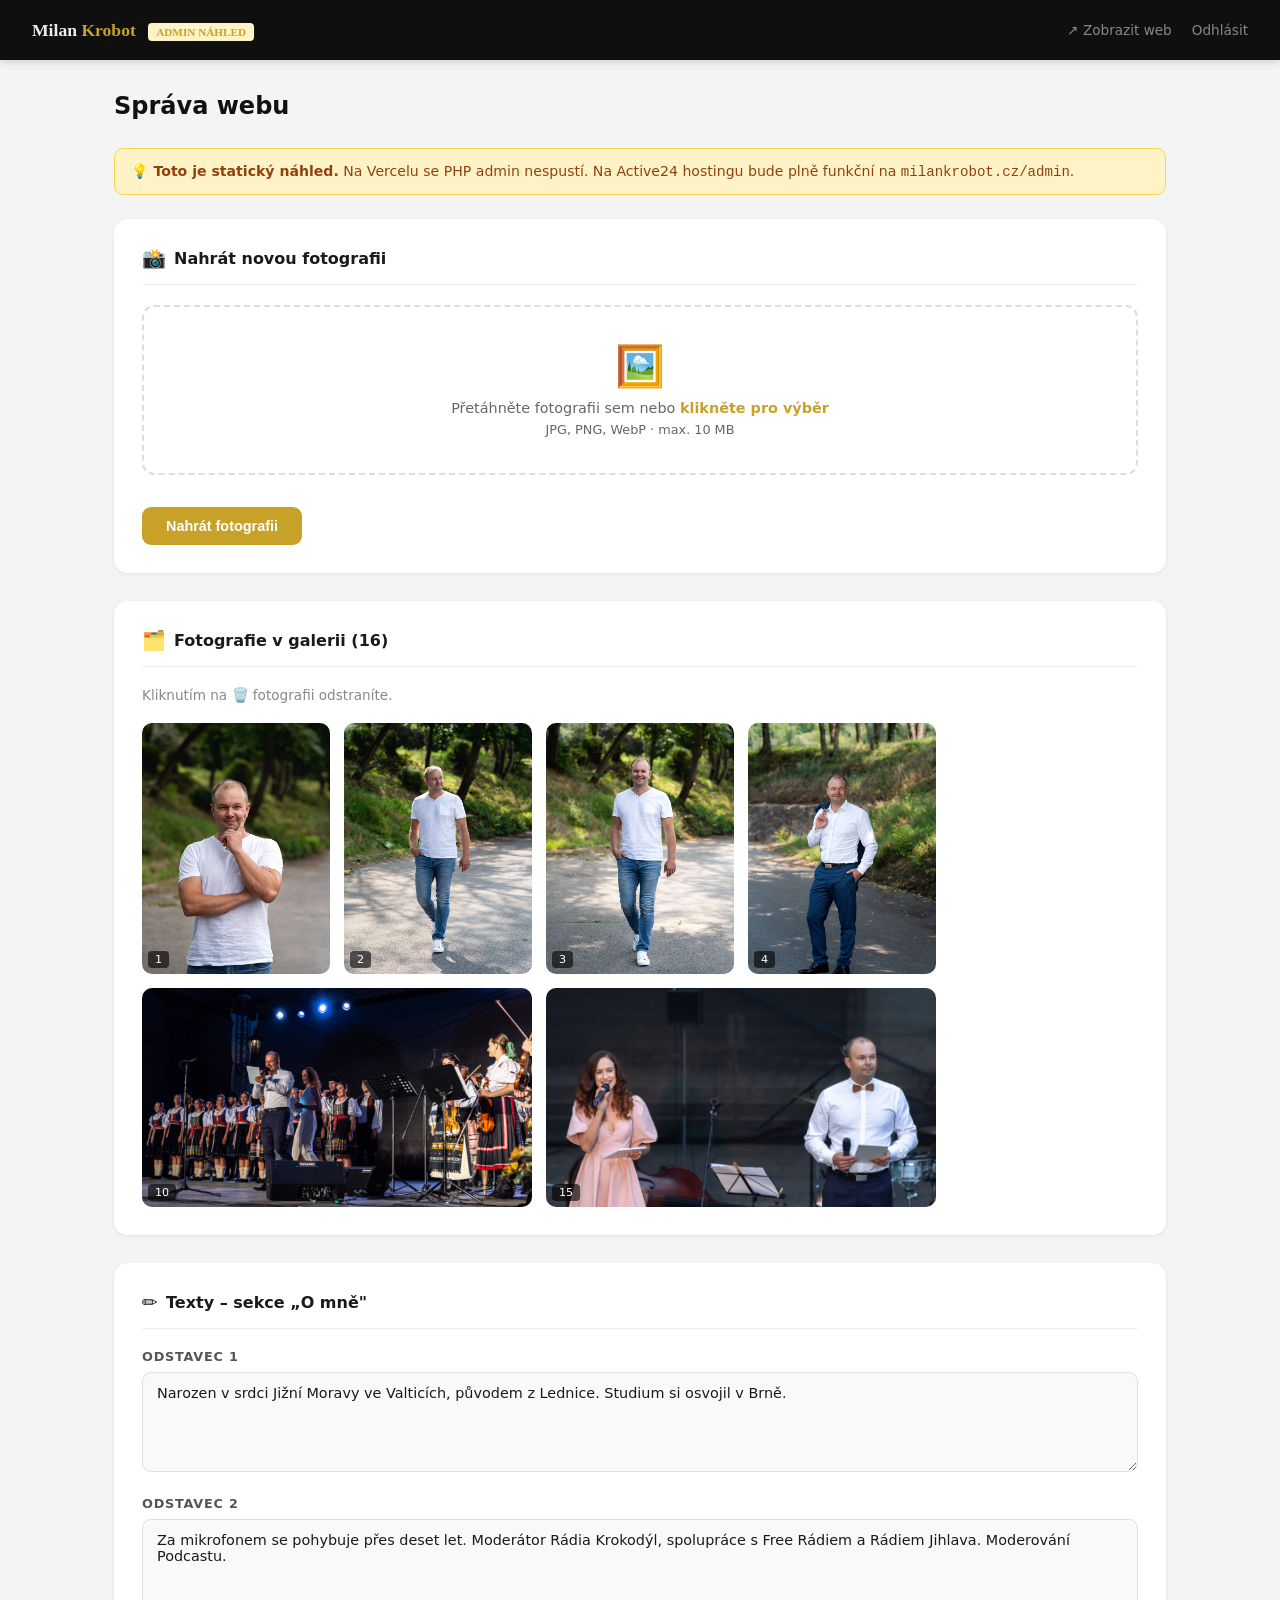
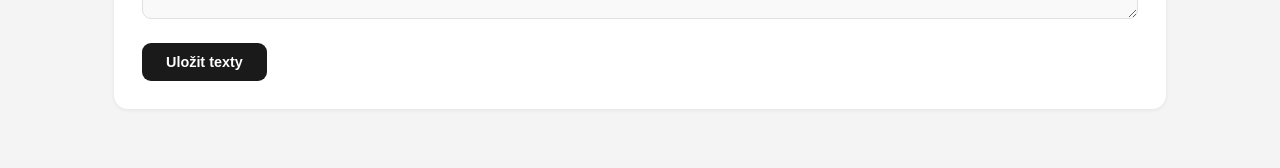
<file: admin-preview.html>
<!DOCTYPE html>
<html lang="cs">
<head>
  <meta charset="UTF-8">
  <meta name="viewport" content="width=device-width, initial-scale=1.0">
  <title>Milan Krobot – Admin náhled</title>
  <style>
    *, *::before, *::after { box-sizing: border-box; margin: 0; padding: 0; }
    body { font-family: 'Inter', system-ui, sans-serif; background: #f4f4f4; color: #1a1a1a; }

    /* Header */
    .header {
      background: #0f0f0f;
      padding: 0 32px;
      height: 60px;
      display: flex;
      align-items: center;
      justify-content: space-between;
      position: sticky;
      top: 0;
      z-index: 100;
      box-shadow: 0 2px 8px rgba(0,0,0,0.15);
    }
    .header-logo { font-family: Georgia, serif; font-size: 1.1rem; font-weight: 700; color: #f0ece4; }
    .header-logo span { color: #c8a228; }
    .header-nav { display: flex; align-items: center; gap: 20px; }
    .header-nav a {
      color: #888;
      text-decoration: none;
      font-size: 0.85rem;
      transition: color 0.2s;
    }
    .header-nav a:hover { color: #f0ece4; }
    .btn-site {
      background: #c8a228;
      color: #0f0f0f !important;
      padding: 7px 16px;
      border-radius: 8px;
      font-weight: 600;
      font-size: 0.82rem !important;
    }
    .badge {
      display: inline-block;
      background: #fef3c7;
      color: #92400e;
      font-size: 0.7rem;
      font-weight: 700;
      padding: 3px 8px;
      border-radius: 4px;
      margin-left: 8px;
    }

    /* Layout */
    .main { max-width: 1100px; margin: 0 auto; padding: 32px 24px; }
    .page-title { font-size: 1.5rem; font-weight: 700; margin-bottom: 28px; color: #111; }

    /* Cards */
    .card {
      background: #fff;
      border-radius: 14px;
      padding: 28px;
      margin-bottom: 28px;
      box-shadow: 0 1px 4px rgba(0,0,0,0.07);
    }
    .card-title {
      font-size: 1rem;
      font-weight: 700;
      margin-bottom: 20px;
      padding-bottom: 14px;
      border-bottom: 1px solid #eee;
      display: flex;
      align-items: center;
      gap: 8px;
    }
    .card-title span { font-size: 1.2rem; }

    /* Upload zone */
    .upload-zone {
      border: 2px dashed #ddd;
      border-radius: 12px;
      padding: 36px;
      text-align: center;
      cursor: pointer;
      transition: border-color 0.2s, background 0.2s;
      margin-bottom: 16px;
    }
    .upload-zone:hover {
      border-color: #c8a228;
      background: #fffbf0;
    }
    .upload-icon { font-size: 2.5rem; margin-bottom: 10px; }
    .upload-text { color: #666; font-size: 0.9rem; }
    .upload-text strong { color: #c8a228; }
    .upload-btn {
      background: #c8a228;
      color: #fff;
      border: none;
      border-radius: 9px;
      padding: 11px 24px;
      font-size: 0.9rem;
      font-weight: 600;
      cursor: pointer;
      margin-top: 16px;
    }

    /* Photos grid */
    .photos-grid {
      display: grid;
      grid-template-columns: repeat(auto-fill, minmax(160px, 1fr));
      gap: 14px;
      margin-top: 20px;
    }
    .photo-item {
      position: relative;
      border-radius: 10px;
      overflow: hidden;
      background: #eee;
      aspect-ratio: 3/4;
    }
    .photo-item.wide { aspect-ratio: 16/9; grid-column: span 2; }
    .photo-item img {
      width: 100%;
      height: 100%;
      object-fit: cover;
    }
    .photo-delete {
      position: absolute;
      top: 8px;
      right: 8px;
      background: rgba(0,0,0,0.7);
      color: #fff;
      border: none;
      border-radius: 6px;
      width: 30px;
      height: 30px;
      font-size: 1rem;
      cursor: pointer;
      opacity: 0;
      transition: opacity 0.2s;
    }
    .photo-item:hover .photo-delete { opacity: 1; }
    .photo-order {
      position: absolute;
      bottom: 6px;
      left: 6px;
      background: rgba(0,0,0,0.6);
      color: #fff;
      font-size: 0.7rem;
      padding: 2px 7px;
      border-radius: 4px;
    }

    /* Forms */
    .form-group { margin-bottom: 20px; }
    .form-label {
      display: block;
      font-size: 0.8rem;
      font-weight: 600;
      color: #555;
      text-transform: uppercase;
      letter-spacing: 0.06em;
      margin-bottom: 8px;
    }
    textarea {
      width: 100%;
      background: #f9f9f9;
      border: 1px solid #e0e0e0;
      border-radius: 9px;
      padding: 12px 14px;
      font-size: 0.9rem;
      font-family: inherit;
      color: #1a1a1a;
      resize: vertical;
      min-height: 100px;
    }
    .save-btn {
      background: #1a1a1a;
      color: #fff;
      border: none;
      border-radius: 9px;
      padding: 11px 24px;
      font-size: 0.9rem;
      font-weight: 600;
      cursor: pointer;
    }

    /* Note */
    .note {
      background: #fef3c7;
      border: 1px solid #fcd34d;
      color: #92400e;
      border-radius: 9px;
      padding: 14px 16px;
      font-size: 0.88rem;
      margin-bottom: 24px;
    }
  </style>
</head>
<body>

<header class="header">
  <div class="header-logo">Milan <span>Krobot</span> <span class="badge">ADMIN NÁHLED</span></div>
  <nav class="header-nav">
    <a href="/">↗ Zobrazit web</a>
    <a href="javascript:void(0)">Odhlásit</a>
  </nav>
</header>

<main class="main">
  <h1 class="page-title">Správa webu</h1>

  <div class="note">
    💡 <strong>Toto je statický náhled.</strong> Na Vercelu se PHP admin nespustí. Na Active24 hostingu bude plně funkční na <code>milankrobot.cz/admin</code>.
  </div>

  <!-- Upload nové fotky -->
  <div class="card">
    <div class="card-title"><span>📸</span> Nahrát novou fotografii</div>
    <div class="upload-zone">
      <div class="upload-icon">🖼️</div>
      <div class="upload-text">
        Přetáhněte fotografii sem nebo <strong>klikněte pro výběr</strong>
      </div>
      <div class="upload-text" style="margin-top:6px; font-size:0.8rem;">JPG, PNG, WebP · max. 10 MB</div>
    </div>
    <button class="upload-btn">Nahrát fotografii</button>
  </div>

  <!-- Aktuální galerie -->
  <div class="card">
    <div class="card-title"><span>🗂️</span> Fotografie v galerii (16)</div>
    <p style="font-size:0.85rem; color:#888; margin-bottom:4px;">Kliknutím na 🗑️ fotografii odstraníte.</p>
    <div class="photos-grid">
      <div class="photo-item">
        <img src="assets/images/milan-1.jpg" alt="Milan Krobot">
        <button class="photo-delete" disabled>🗑️</button>
        <div class="photo-order">1</div>
      </div>
      <div class="photo-item">
        <img src="assets/images/milan-2.jpg" alt="Milan Krobot">
        <button class="photo-delete" disabled>🗑️</button>
        <div class="photo-order">2</div>
      </div>
      <div class="photo-item">
        <img src="assets/images/milan-3.jpg" alt="Milan Krobot">
        <button class="photo-delete" disabled>🗑️</button>
        <div class="photo-order">3</div>
      </div>
      <div class="photo-item">
        <img src="assets/images/milan-4.jpg" alt="Milan Krobot">
        <button class="photo-delete" disabled>🗑️</button>
        <div class="photo-order">4</div>
      </div>
      <div class="photo-item wide">
        <img src="assets/images/modera_Milan_Krobot1.png" alt="Milan Krobot">
        <button class="photo-delete" disabled>🗑️</button>
        <div class="photo-order">10</div>
      </div>
      <div class="photo-item wide">
        <img src="assets/images/modera_Milan_Krobot6.jpg" alt="Milan Krobot">
        <button class="photo-delete" disabled>🗑️</button>
        <div class="photo-order">15</div>
      </div>
    </div>
  </div>

  <!-- Úprava textů -->
  <div class="card">
    <div class="card-title"><span>✏️</span> Texty – sekce „O mně"</div>
    <div class="form-group">
      <label class="form-label">Odstavec 1</label>
      <textarea readonly>Narozen v srdci Jižní Moravy ve Valticích, původem z Lednice. Studium si osvojil v Brně.</textarea>
    </div>
    <div class="form-group">
      <label class="form-label">Odstavec 2</label>
      <textarea readonly>Za mikrofonem se pohybuje přes deset let. Moderátor Rádia Krokodýl, spolupráce s Free Rádiem a Rádiem Jihlava. Moderování Podcastu.</textarea>
    </div>
    <button class="save-btn" disabled>Uložit texty</button>
  </div>

</main>

</body>
</html>
</file>
